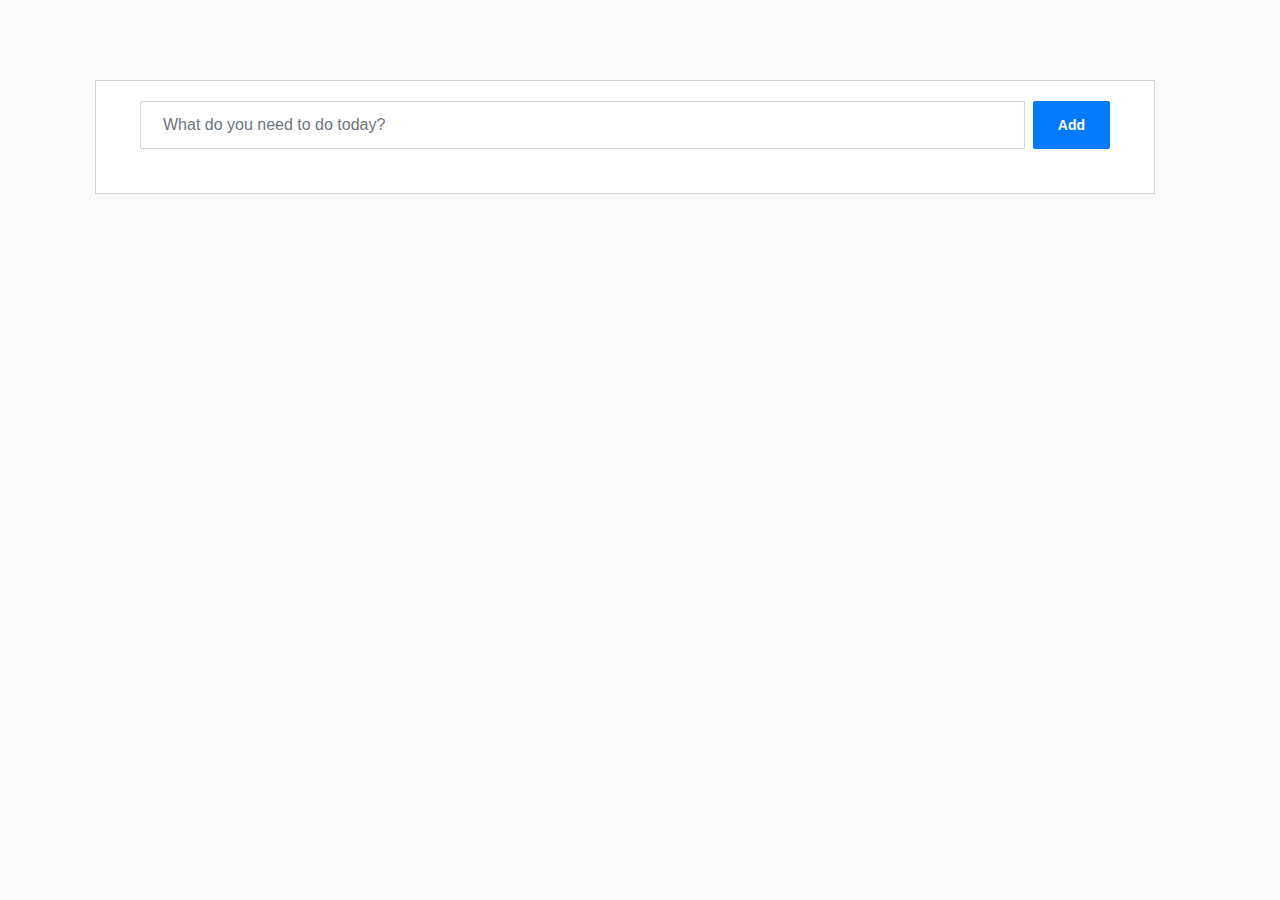
<file: js-task_9/index.html>
<!DOCTYPE html>
<html lang="en">
<head>
    <meta charset="UTF-8">
    <meta name="viewport" content="width=device-width, initial-scale=1.0">

    <title>Document</title>
    <link rel="stylesheet" href="css/bootstrap.min.css">
    <link rel="stylesheet" href="css/style.css">
</head>
<body>
<div class="page-content page-container" id="page-content">
<div class="padding">
<div class="row container d-flex justify-content-center">
    <div class="col-md-12">
        <div class="card px-3">
            <div class="card-body">                        
                <div class="add-items d-flex"> 
                    <input type="text" class="form-control" id="todo-input" placeholder="What do you need to do today?"> 
                    <button class="add btn btn-primary font-weight-bold todo-list-add-btn" id="add-button">Add</button> 
                </div>
                <!-- <div class="error">
                    <p>You must write something!</p>
                </div> -->
                <div class="list-wrapper">
                    <ul class="d-flex flex-column todo-list" id="todo-list">                        
                        
                    </ul>
                </div>
            </div>
        </div>
    </div>
</div>
</div>
</div>
<script src="js/script.js"></script>
</body>
</html>
</file>
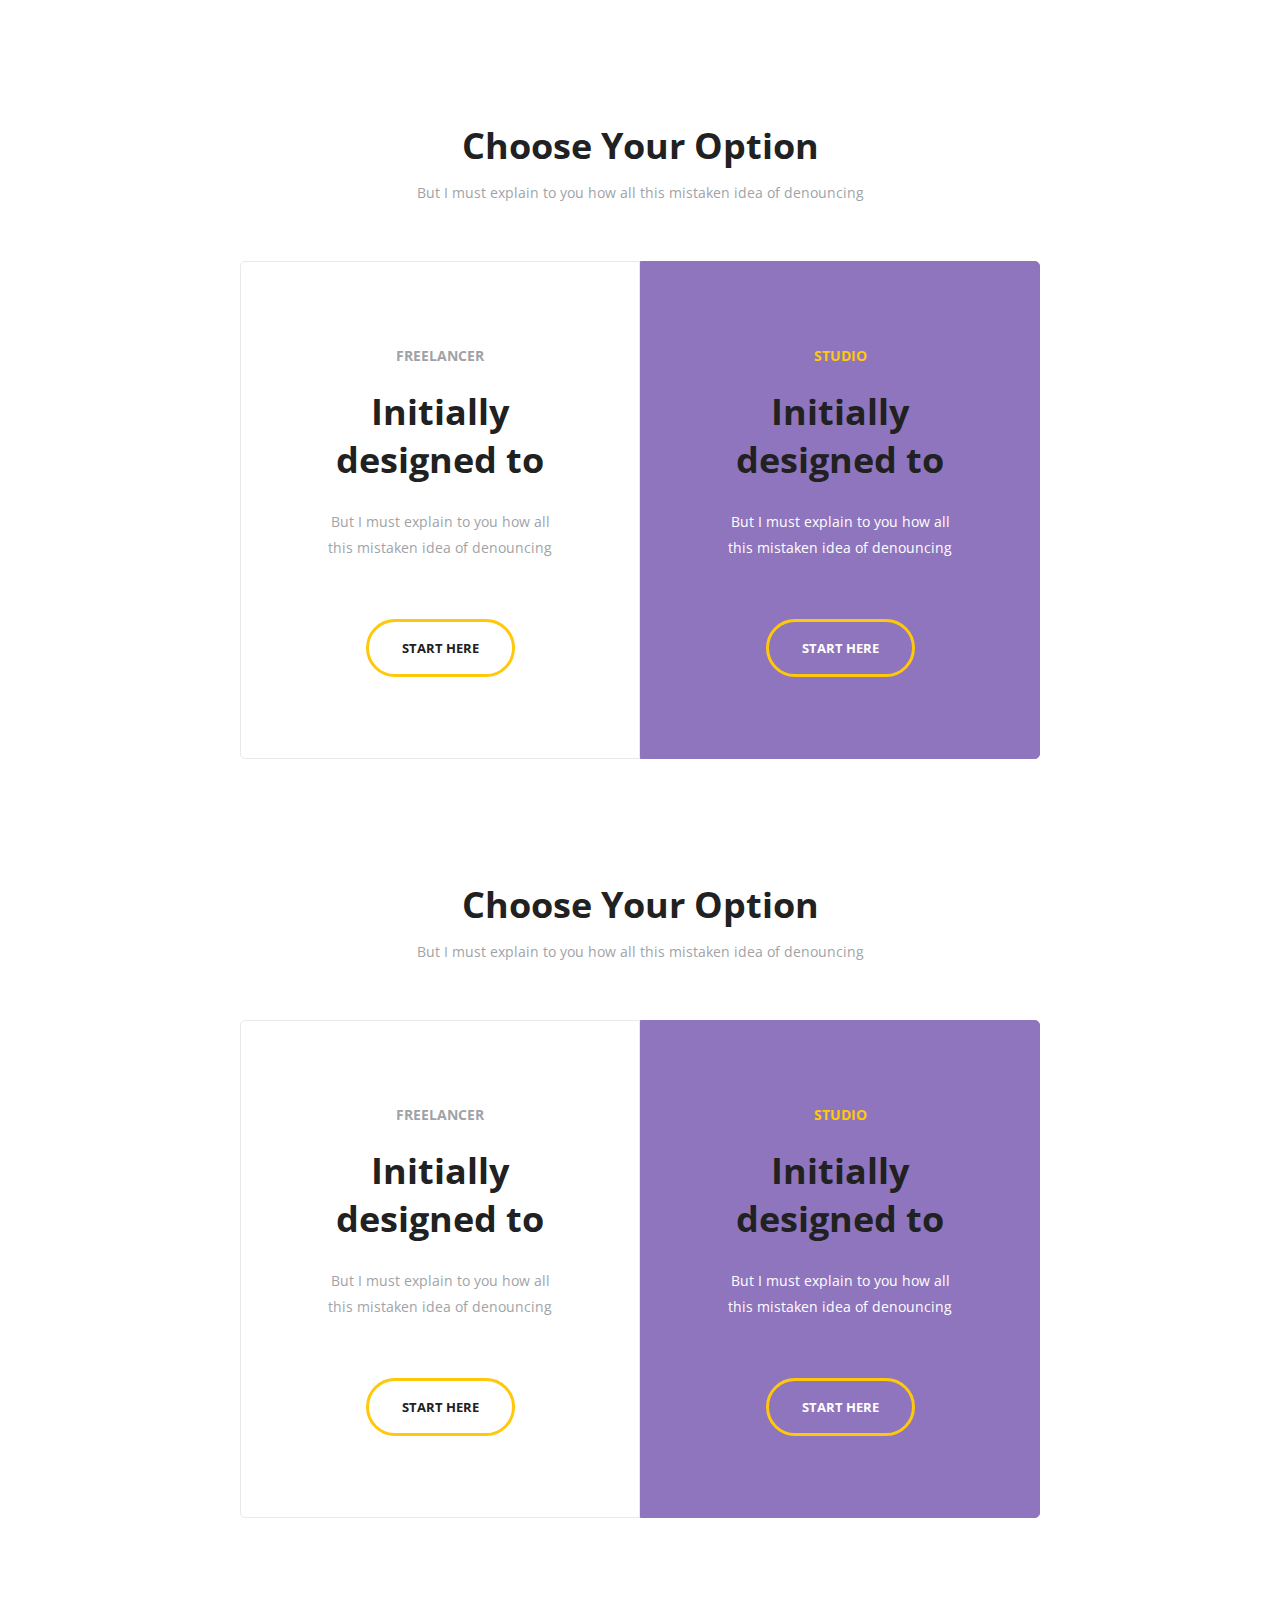
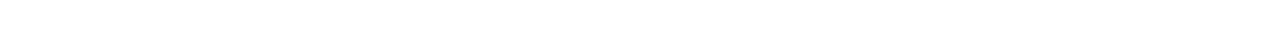
<file: js-task_8/index2.html>
<!DOCTYPE html>
<html lang="en">
<head>
    <meta charset="UTF-8">
    <meta name="viewport" content="width=device-width, initial-scale=1.0">
    <title>Document</title>
    <link href="https://fonts.googleapis.com/css2?family=Open+Sans:wght@400;600&display=swap" rel="stylesheet">
    <style>
        * {
            padding: 0;
            margin: 0;
            box-sizing: border-box;
        }
        body {
            font-family: "Open Sans", sans-serif;
            font-style: normal;
            font-weight: normal;
            font-size: 14px;
            line-height: 26px;
            color: #9FA3A7;
        }
        h1, h2 {
            font-size: 36px;
            line-height: 48px;
            color: #212121;
        } 
        h1 {margin-bottom: 10px;}
        h2 {margin-bottom: 25px;} 
        button {
            background: none;
            border: 0;
        }
        .button {
            font-family: "Open Sans", sans-serif;
            border: 3px solid #FFC80A;
            padding: 17px 33px;
            font-weight: bold;
            color: #212121;
            text-transform: uppercase;
            border-radius: 50px;
        }      
        .page {
            min-width: 800px;
        }
        .container {
            width: 800px;
            margin: 0 auto;
            text-align: center;
        }
        .header {
            margin-top: 122px;
            margin-bottom: 55px;
        }
        .creator {
            margin-bottom: 122px;
        }
        .creator__wrapper {
            display: flex;
        }
        .creator__block {
            border: 1px solid #E8E9ED;
            padding: 81px;
        }
        .creator__block:first-child {
            border-top-left-radius: 5px;
            border-bottom-left-radius: 5px;
        }
        .creator__block:last-child {
            border-top-right-radius: 5px;
            border-bottom-right-radius: 5px;
        }
        .creator__block_active {
            border-color: #8F75BE;
            background: #8F75BE;
            color: #FFFFFF;
        }
        .creator_name {
            text-transform: uppercase;
            font-weight: bold;
            margin-bottom: 19px;
        }
        .creator__block_active .creator_name {
            color: #FFC80A;
        }
        .creator__block_active .button {
            color: #fff;
        }
        .creator__block p {
            margin-bottom: 58px;
        }
    </style>
</head>
<body>
<div class="page">
    <header class="header">
        <div class="container">            
            <h1>Choose Your Option</h1>
            <p>But I must explain to you how all this mistaken idea of denouncing </p>            
        </div>      
    </header>
    <section class="creator">
        <div class="container">
            <div class="creator__wrapper">
                <div class="creator__block">
                    <div class="creator_name">Freelancer</div>
                    <h2>Initially designed to </h2>
                    <p>But I must explain to you how all this mistaken idea of denouncing </p>
                    <button class="button">Start here</button>
                </div>
                <div class="creator__block creator__block_active">
                    <div class="creator_name">Studio</div>
                    <h2>Initially designed to </h2>
                    <p>But I must explain to you how all this mistaken idea of denouncing </p>
                    <button class="button">Start here</button>
                </div>
            </div>  
        </div>
    </section>
</div>

    <script src="script.js"></script>
</body>
</html>
</file>
<file: js-task_9/css/style.css>
body {
    background-color: #f9f9fa;
}

li {
    opacity: 0;
    transition: opacity 1s;
}
li.fade-in {
    opacity: 1;
}
  
li.fade-out {
opacity: 0;
}
.flex {
    -webkit-box-flex: 1;
    -ms-flex: 1 1 auto;
    flex: 1 1 auto
}

@media (max-width:991.98px) {
    .padding {
        padding: 1.5rem
    }
}

@media (max-width:767.98px) {
    .padding {
        padding: 1rem
    }
}

.padding {
    padding: 5rem
}

.card {
    box-shadow: none;
    -webkit-box-shadow: none;
    -moz-box-shadow: none;
    -ms-box-shadow: none
}

.pl-3,
.px-3 {
    padding-left: 1rem !important
}

.card {
    position: relative;
    display: flex;
    flex-direction: column;
    min-width: 0;
    word-wrap: break-word;
    background-color: #fff;
    background-clip: border-box;
    border: 1px solid #d2d2dc;
    border-radius: 0
}

.pr-3,
.px-3 {
    padding-right: 1rem !important
}

.card .card-body {
    padding: 1.25rem 1.75rem
}

.card-body {
    flex: 1 1 auto;
    padding: 1.25rem
}

.card .card-title {
    color: #000000;
    margin-bottom: 0.625rem;
    text-transform: capitalize;
    font-size: 0.875rem;
    font-weight: 500
}

.add-items {
    margin-bottom: 1.5rem;
    overflow: hidden
}

.d-flex {
    display: flex !important
}

.add-items input[type="text"] {
    border-top-right-radius: 0;
    border-bottom-right-radius: 0;
    width: 100%;
    background: transparent
}

.form-control {
    border: 1px solid #f3f3f3;
    font-weight: 400;
    font-size: 0.875rem
}

.form-control {
    display: block;
    width: 100%;
    padding: 0.875rem 1.375rem;
    font-size: 1rem;
    line-height: 1;
    color: #495057;
    background-color: #ffffff;
    background-clip: padding-box;
    border: 1px solid #ced4da;
    border-radius: 2px;
    transition: border-color 0.15s ease-in-out, box-shadow 0.15s ease-in-out
}

.add-items .btn {
    margin-left: .5rem
}

.btn {
    font-size: 0.875rem;
    line-height: 1;
    font-weight: 400;
    padding: .7rem 1.5rem;
    border-radius: 0.1275rem
}

.list-wrapper {
    height: 100%;
    max-height: 100%
}

.add-items {
    margin-bottom: 1.5rem;
    overflow: hidden
}

.add-items input[type="text"] {
    border-top-right-radius: 0;
    border-bottom-right-radius: 0;
    width: 100%;
    background: transparent
}

.add-items .btn,
.add-items .fc button,
.fc .add-items button,
.add-items .ajax-upload-dragdrop .ajax-file-upload,
.ajax-upload-dragdrop .add-items .ajax-file-upload,
.add-items .swal2-modal .swal2-buttonswrapper .swal2-styled,
.swal2-modal .swal2-buttonswrapper .add-items .swal2-styled,
.add-items .wizard>.actions a,
.wizard>.actions .add-items a {
    margin-left: .5rem
}

.rtl .add-items .btn,
.rtl .add-items .fc button,
.fc .rtl .add-items button,
.rtl .add-items .ajax-upload-dragdrop .ajax-file-upload,
.ajax-upload-dragdrop .rtl .add-items .ajax-file-upload,
.rtl .add-items .swal2-modal .swal2-buttonswrapper .swal2-styled,
.swal2-modal .swal2-buttonswrapper .rtl .add-items .swal2-styled,
.rtl .add-items .wizard>.actions a,
.wizard>.actions .rtl .add-items a {
    margin-left: auto;
    margin-right: .5rem
}

.list-wrapper {
    height: 100%;
    max-height: 100%
}

.list-wrapper ul {
    padding: 0;
    text-align: left;
    list-style: none;
    margin-bottom: 0
}

.list-wrapper ul li {
    font-size: .9375rem;
    padding: .4rem 0;
    border-bottom: 1px solid #f3f3f3
}

.list-wrapper ul li:first-child {
    border-bottom: none
}

.list-wrapper ul li .form-check {
    max-width: 90%;
    margin-top: .25rem;
    margin-bottom: .25rem
}

.list-wrapper ul li .form-check label:hover {
    cursor: pointer
}

.list-wrapper input[type="checkbox"] {
    margin-right: 15px
}

.list-wrapper .remove, 
.list-wrapper .edit {
    cursor: pointer;
    font-size: 1.438rem;
    font-weight: 600;
    width: 1.25rem;
    height: 1.25rem;
    /* line-height: 20px;
    text-align: center */
}

.list-wrapper .completed {
    text-decoration: line-through;
    text-decoration-color: #3da5f4
}

.list-wrapper ul li .form-check {
    max-width: 90%;
    margin-top: .25rem;
    margin-bottom: .25rem
}

.list-wrapper ul li .form-check,
.list-wrapper ul li .form-check .form-check-label,
.email-wrapper .mail-sidebar .menu-bar .profile-list-item a .user .u-name,
.email-wrapper .mail-sidebar .menu-bar .profile-list-item a .user .u-designation,
.email-wrapper .mail-list-container .mail-list .content .sender-name,
.email-wrapper .message-body .attachments-sections ul li .details p.file-name,
.settings-panel .chat-list .list .info p {
    text-overflow: ellipsis;
    overflow: hidden;
    max-width: 100%;
    white-space: nowrap
}

.form-check {
    position: relative;
    display: block;
    margin-top: 10px;
    margin-bottom: 10px;
    padding-left: 0
}

.list-wrapper ul li .form-check,
.list-wrapper ul li .form-check .form-check-label,
.email-wrapper .mail-sidebar .menu-bar .profile-list-item a .user .u-name,
.email-wrapper .mail-sidebar .menu-bar .profile-list-item a .user .u-designation,
.email-wrapper .mail-list-container .mail-list .content .sender-name,
.email-wrapper .message-body .attachments-sections ul li .details p.file-name,
.settings-panel .chat-list .list .info p {
    text-overflow: ellipsis;
    overflow: hidden;
    max-width: 100%;
    white-space: nowrap
}

.form-check .form-check-label {
    min-height: 18px;
    display: block;
    margin-left: 1.75rem;
    font-size: 0.875rem;
    line-height: 1.5
}

.form-check-label {
    margin-bottom: 0
}

.list-wrapper input[type="checkbox"] {
    margin-right: 15px
}

.form-check .form-check-label input {
    position: absolute;
    top: 0;
    left: 0;
    margin-left: 0;
    margin-top: 0;
    z-index: 1;
    cursor: pointer;
    opacity: 0;
    filter: alpha(opacity=0)
}

input[type="radio"],
input[type="checkbox"] {
    box-sizing: border-box;
    padding: 0
}

.list-wrapper ul li .form-check,
.list-wrapper ul li .form-check .form-check-label,
.email-wrapper .mail-sidebar .menu-bar .profile-list-item a .user .u-name,
.email-wrapper .mail-sidebar .menu-bar .profile-list-item a .user .u-designation,
.email-wrapper .mail-list-container .mail-list .content .sender-name,
.email-wrapper .message-body .attachments-sections ul li .details p.file-name,
.settings-panel .chat-list .list .info p {
    text-overflow: ellipsis;
    overflow: hidden;
    max-width: 100%;
    white-space: nowrap
}

.form-check .form-check-label input[type="checkbox"]~.input-helper:before {
    content: "";
    width: 18px;
    height: 18px;
    border-radius: 2px;
    border: solid #405189;
    border-width: 2px;
    -webkit-transition: all;
    -moz-transition: all;
    -ms-transition: all;
    -o-transition: all;
    transition: all;
    transition-duration: 0s;
    -webkit-transition-duration: 250ms;
    transition-duration: 250ms
}

.form-check .form-check-label input[type="checkbox"]~.input-helper:before,
.form-check .form-check-label input[type="checkbox"]~.input-helper:after {
    position: absolute;
    top: 0;
    left: 0
}

.form-check .form-check-label input[type="checkbox"]~.input-helper:after {
    -webkit-transition: all;
    -moz-transition: all;
    -ms-transition: all;
    -o-transition: all;
    transition: all;
    transition-duration: 0s;
    -webkit-transition-duration: 250ms;
    transition-duration: 250ms;
    font-family: Material Design Icons;
    opacity: 0;
    filter: alpha(opacity=0);
    -webkit-transform: scale(0);
    -ms-transform: scale(0);
    -o-transform: scale(0);
    transform: scale(0);
    content: '\F12C';
    font-size: .9375rem;
    font-weight: bold;
    color: #ffffff
}

.form-check .form-check-label input[type="checkbox"]~.input-helper:before,
.form-check .form-check-label input[type="checkbox"]~.input-helper:after {
    position: absolute;
    top: 0;
    left: 0
}
.form-check .form-check-label input[type="checkbox"]:checked ~ span {
    text-decoration: line-through;
}
.form-check .form-check-label input[type="checkbox"]:checked ~.input-helper:before {
    background: #405189;
    border-width: 0
}

.form-check .form-check-label input[type="checkbox"] ~.input-helper:before {
    content: "";
    width: 18px;
    height: 18px;
    border-radius: 2px;
    border: solid #405189;
    border-width: 2px;
    -webkit-transition: all;
    -moz-transition: all;
    -ms-transition: all;
    -o-transition: all;
    transition: all;
    transition-duration: 0s;
    -webkit-transition-duration: 250ms;
    transition-duration: 250ms
}

.form-check .form-check-label input[type="checkbox"]~.input-helper:after {
    font-family: FontAwesome;
    content: "\f095";
    display: inline-block;
    padding-right: 3px;
    vertical-align: middle;
    color: #fff
}

.text-primary,
.list-wrapper .completed .remove {
    color: #405189 !important
}

.list-wrapper .remove,
.list-wrapper .edit{
    cursor: pointer;
    /* font-size: 1.438rem;
    font-weight: 600; */
    height: 18px;
    /* display: inline-block; */
    /* line-height: 20px;
    text-align: center */
}

.ml-auto,
.list-wrapper .buttons,
.mx-auto {
    margin-left: auto !important
}
.list-wrapper .buttons {
    display: flex;
    align-items: center;
}
.remove {
    background: url("../img/trash-can.svg") no-repeat;
    background-size: contain;
}
.edit {
    background: url("../img/pencil.svg") no-repeat;
    background-size: contain;
    margin-right: 7px;
}


.mdi-close-circle-outline:before {
    content: "\F15A"
}

.list-wrapper ul li {
    font-size: .9375rem;
    padding: .4rem 0;
    border-bottom: 1px solid #f3f3f3
}

.mdi:before {
    font-family: FontAwesome;
    content: "\f00d";
    display: inline-block;
    padding-right: 3px;
    vertical-align: middle;
    font-size: .756em;
    color: #405189
}

.list-wrapper ul {
    padding: 0;
    text-align: left;
    list-style: none;
    margin-bottom: 0
}

.flex-column-reverse {
    flex-direction: column-reverse !important
}

.d-flex,
.loader-demo-box,
.distribution-chart-legend .distribution-chart,
.distribution-chart-legend .distribution-chart .item,
.list-wrapper ul li,
.email-wrapper .mail-sidebar .menu-bar .profile-list-item a,
.email-wrapper .mail-sidebar .menu-bar .profile-list-item a .user,
.email-wrapper .mail-list-container .mail-list .details,
.email-wrapper .message-body .attachments-sections ul li .thumb,
.email-wrapper .message-body .attachments-sections ul li .details .buttons,
.lightGallery .image-tile .demo-gallery-poster,
.swal2-modal,
.navbar .navbar-menu-wrapper .navbar-nav,
.navbar .navbar-menu-wrapper .navbar-nav .nav-item.nav-profile,
.navbar .navbar-menu-wrapper .navbar-nav .nav-item.dropdown .navbar-dropdown .dropdown-item {
    display: flex !important
}
</file>
